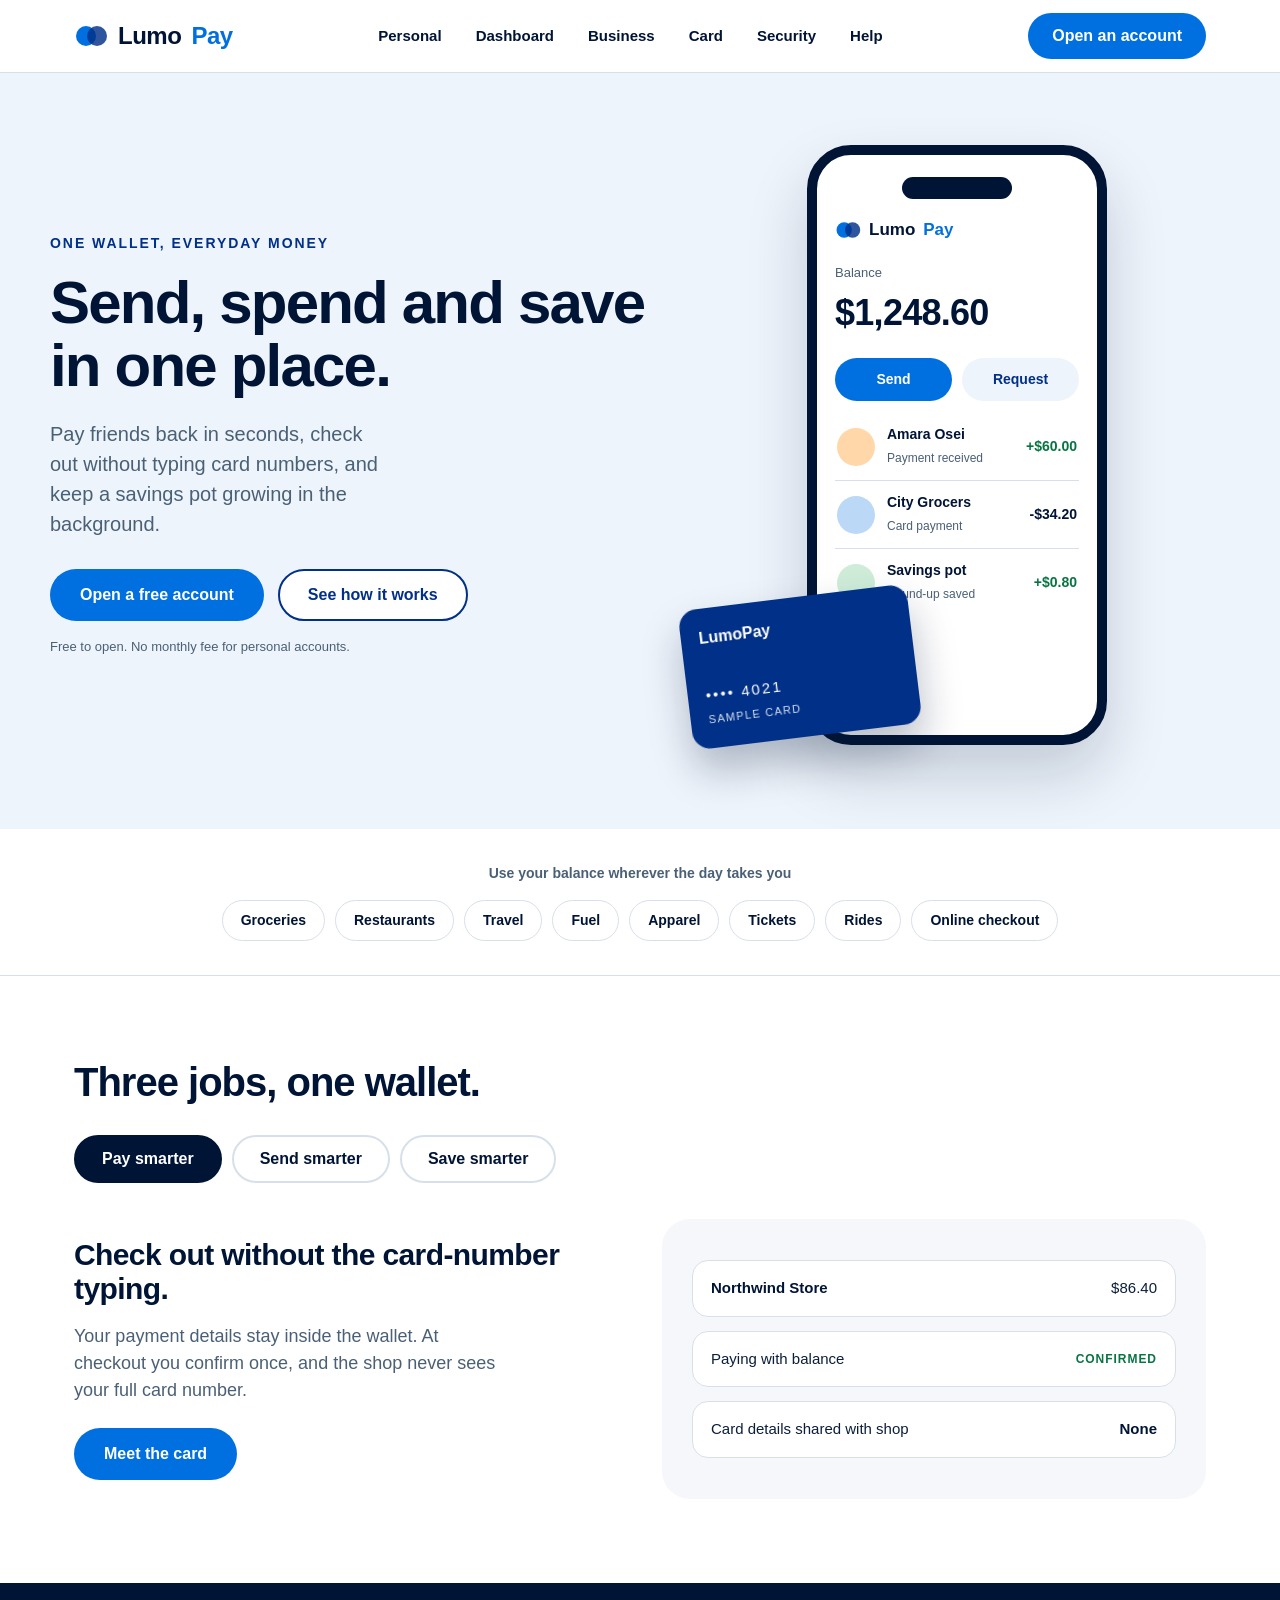
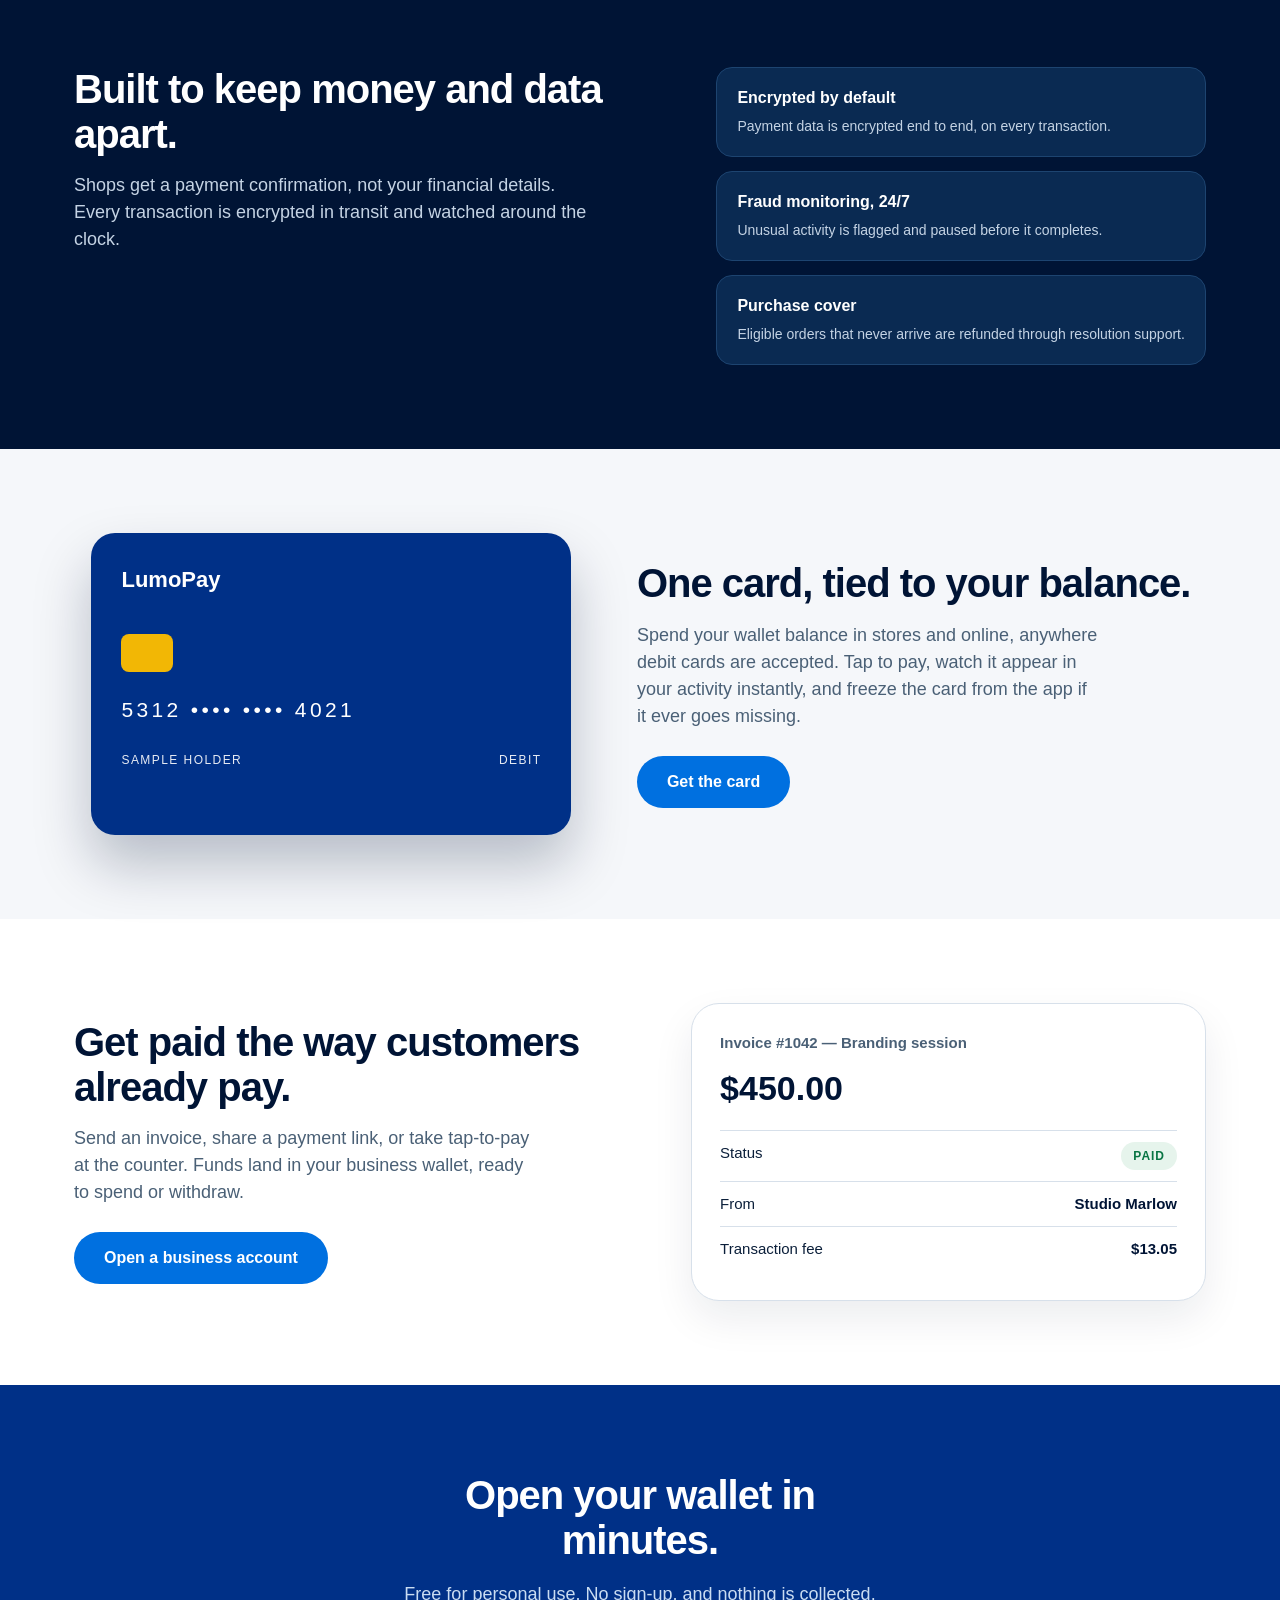
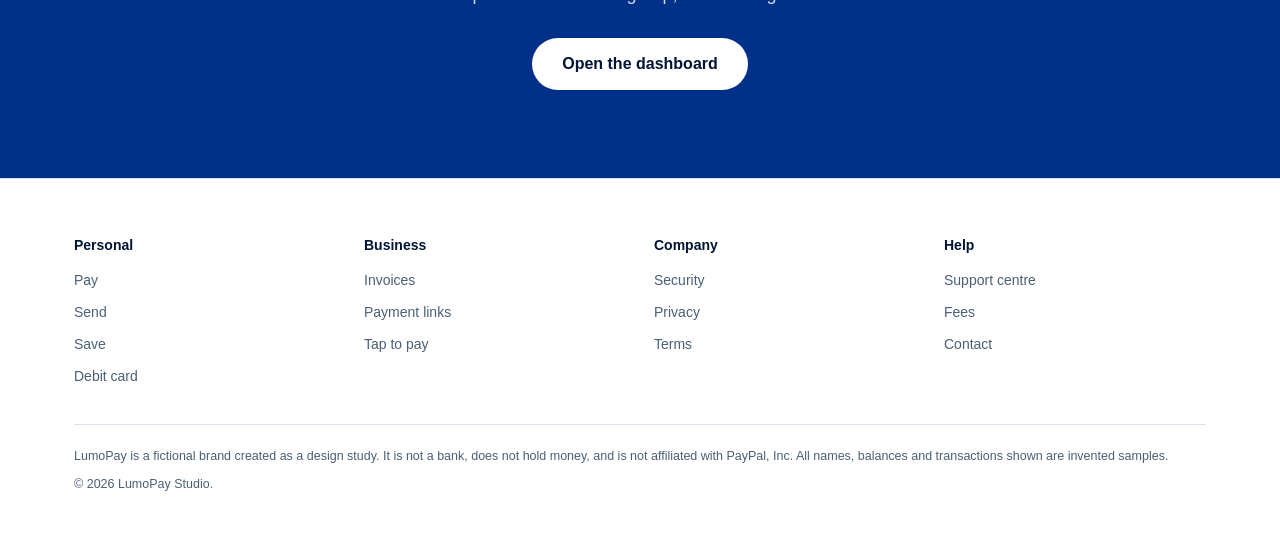
<file: index.html>
<!doctype html>
<html lang="en">
<head>
<meta charset="utf-8">
<meta name="viewport" content="width=device-width, initial-scale=1">
<title>LumoPay — Send, spend and save in one wallet</title>
<meta name="description" content="LumoPay is a fictional wallet design study. Send money, spend online and in stores, and set savings aside in one place.">
<link rel="canonical" href="https://lumopay.vercel.app/">
<link rel="icon" href="favicon.svg" type="image/svg+xml">
<meta property="og:title" content="LumoPay — one wallet for everyday money">
<meta property="og:description" content="Send, spend and save in one place. A fictional wallet design study.">
<meta property="og:type" content="website">
<meta property="og:url" content="https://lumopay.vercel.app/">
<style>
:root{
  --navy:#001435; --blue:#0070e0; --deep:#003087; --pale:#eef4fb; --mist:#f5f7fa;
  --ink:#0b1f3a; --mut:#4a6076; --line:#d7e0ea; --gold:#f2b705; --radius:28px;
}
*{box-sizing:border-box;margin:0;padding:0}
html{scroll-behavior:smooth}
body{font-family:"Helvetica Neue",Helvetica,Arial,sans-serif;color:var(--ink);background:#fff;line-height:1.5;-webkit-font-smoothing:antialiased}
a{color:var(--deep);text-decoration:none}
img,svg{display:block}
.wrap{max-width:1180px;margin:0 auto;padding:0 24px}
.btn{display:inline-flex;align-items:center;justify-content:center;min-height:48px;padding:12px 28px;border-radius:999px;font-weight:700;font-size:16px;border:2px solid transparent;cursor:pointer;transition:background .18s ease,color .18s ease}
.btn-blue{background:var(--blue);color:#fff}
.btn-blue:hover{background:var(--deep)}
.btn-ghost{background:#fff;border-color:var(--deep);color:var(--deep)}
.btn-ghost:hover{background:var(--pale)}
.btn-white{background:#fff;color:var(--navy)}
:focus-visible{outline:3px solid var(--gold);outline-offset:2px}

/* Header — white bar, mark left, centred nav, one action right. No login. */
header{position:sticky;top:0;z-index:50;background:#fff;border-bottom:1px solid var(--line)}
.bar{display:flex;align-items:center;gap:28px;min-height:72px}
.brand{display:flex;align-items:center;gap:10px;font-size:24px;font-weight:800;color:var(--navy);letter-spacing:-.02em}
.brand em{font-style:normal;color:var(--blue)}
nav.main{display:flex;gap:6px;margin:0 auto}
nav.main a{color:var(--navy);font-weight:600;font-size:15px;padding:10px 14px;border-radius:999px}
nav.main a:hover{background:var(--mist)}
.bar .btn{min-height:44px;padding:9px 22px}
.burger{display:none;background:none;border:0;width:44px;height:44px;cursor:pointer}
.burger span{display:block;height:3px;background:var(--navy);margin:6px 8px;border-radius:2px}

/* Hero — pale field, product in action */
.hero{background:var(--pale);overflow:hidden}
.hero-grid{display:grid;grid-template-columns:1.05fr .95fr;gap:32px;align-items:center;padding:72px 0 84px}
.eyebrow{font-size:14px;font-weight:800;letter-spacing:.14em;text-transform:uppercase;color:var(--deep);margin-bottom:18px}
h1{font-size:60px;line-height:1.04;letter-spacing:-.03em;color:var(--navy);font-weight:800}
.hero p.lede{font-size:20px;color:var(--mut);margin:22px 0 30px;max-width:30ch}
.cta-row{display:flex;gap:14px;flex-wrap:wrap}
.hero-note{font-size:13px;color:var(--mut);margin-top:16px}
.stage{position:relative;display:flex;justify-content:center}
.phone{width:300px;height:600px;background:#fff;border-radius:44px;border:10px solid var(--navy);box-shadow:0 30px 60px rgba(0,20,53,.18);padding:22px 18px;will-change:transform}
.phone .notch{width:110px;height:22px;background:var(--navy);border-radius:999px;margin:0 auto 18px}
.p-brand{display:flex;align-items:center;gap:8px;font-weight:800;color:var(--navy);font-size:17px}
.p-brand em{font-style:normal;color:var(--blue)}
.p-bal{margin:20px 0 4px;font-size:13px;color:var(--mut)}
.p-amt{font-size:36px;font-weight:800;color:var(--navy);letter-spacing:-.02em}
.p-actions{display:flex;gap:10px;margin:18px 0 8px}
.p-actions span{flex:1;text-align:center;background:var(--blue);color:#fff;font-weight:700;font-size:14px;padding:11px 0;border-radius:999px}
.p-actions span.alt{background:var(--pale);color:var(--deep)}
.p-list{list-style:none;margin-top:12px}
.p-list li{display:flex;align-items:center;gap:12px;padding:11px 2px;border-bottom:1px solid var(--line)}
.p-list li:last-child{border-bottom:0}
.avatar{width:38px;height:38px;border-radius:50%;flex:none}
.p-list b{font-size:14px;color:var(--navy);display:block}
.p-list small{font-size:12px;color:var(--mut)}
.p-list .amt{margin-left:auto;font-weight:700;font-size:14px;color:var(--navy)}
.p-list .amt.in{color:#087443}
.card-mini{position:absolute;left:0;bottom:8px;width:230px;height:140px;border-radius:18px;background:var(--deep);color:#fff;padding:18px;box-shadow:0 22px 40px rgba(0,20,53,.28);transform:rotate(-7deg)}
.card-mini .cm-brand{font-weight:800;font-size:16px}
.card-mini .cm-num{margin-top:34px;font-size:15px;letter-spacing:.14em}
.card-mini .cm-name{font-size:11px;letter-spacing:.12em;text-transform:uppercase;opacity:.85;margin-top:4px}

/* Category strip */
.strip{padding:34px 0;border-bottom:1px solid var(--line)}
.strip p{font-size:14px;font-weight:700;color:var(--mut);text-align:center;margin-bottom:16px}
.chips{display:flex;flex-wrap:wrap;gap:10px;justify-content:center;list-style:none}
.chips li{border:1px solid var(--line);border-radius:999px;padding:9px 18px;font-weight:600;font-size:14px;color:var(--navy);background:#fff}

/* Tabs — pay / send / save */
.tabs-sec{padding:84px 0}
h2{font-size:40px;line-height:1.12;letter-spacing:-.025em;color:var(--navy);font-weight:800}
.tabs{display:flex;gap:10px;margin:30px 0 36px;flex-wrap:wrap}
.tab{border:2px solid var(--line);background:#fff;border-radius:999px;min-height:48px;padding:10px 26px;font-size:16px;font-weight:700;color:var(--navy);cursor:pointer}
.tab[aria-selected="true"]{background:var(--navy);border-color:var(--navy);color:#fff}
.panel{display:grid;grid-template-columns:1fr 1fr;gap:44px;align-items:center}
.panel[hidden]{display:none}
.panel p{font-size:18px;color:var(--mut);margin:16px 0 24px;max-width:44ch}
.panel h3{font-size:30px;color:var(--navy);letter-spacing:-.02em;line-height:1.15}
.visual{border-radius:var(--radius);background:var(--mist);padding:30px;min-height:280px;display:flex;flex-direction:column;justify-content:center;gap:14px}
.visual .row{background:#fff;border:1px solid var(--line);border-radius:16px;padding:16px 18px;display:flex;justify-content:space-between;align-items:center;font-size:15px}
.visual .row b{color:var(--navy)}
.visual .row .tag{font-size:12px;font-weight:800;letter-spacing:.08em;color:#087443;text-transform:uppercase}

/* Dark security band */
.dark{background:var(--navy);color:#fff;padding:84px 0}
.dark h2{color:#fff}
.dark p{color:#c4d3e4;font-size:18px;max-width:52ch;margin-top:16px}
.dark-grid{display:grid;grid-template-columns:1.1fr .9fr;gap:44px;align-items:start}
.facts{list-style:none;display:grid;gap:14px}
.facts li{background:#0a2a52;border:1px solid #1d4470;border-radius:16px;padding:18px 20px}
.facts b{display:block;font-size:16px;margin-bottom:4px}
.facts span{color:#c4d3e4;font-size:14px}

/* Card section */
.card-sec{padding:84px 0;background:var(--mist)}
.card-grid{display:grid;grid-template-columns:.95fr 1.05fr;gap:48px;align-items:center}
.big-card{width:100%;max-width:480px;aspect-ratio:1.586;border-radius:24px;background:var(--deep);color:#fff;padding:30px;box-shadow:0 30px 55px rgba(0,20,53,.25);margin:0 auto}
.big-card .cm-brand{font-size:22px;font-weight:800}
.big-card .chip{width:52px;height:38px;border-radius:8px;background:var(--gold);margin:38px 0 22px}
.big-card .cm-num{font-size:21px;letter-spacing:.16em}
.big-card .cm-row{display:flex;justify-content:space-between;margin-top:26px;font-size:12px;letter-spacing:.12em;text-transform:uppercase;opacity:.9}
.card-copy p{font-size:18px;color:var(--mut);margin:16px 0 26px;max-width:46ch}

/* Business split */
.biz{padding:84px 0}
.biz-grid{display:grid;grid-template-columns:1.05fr .95fr;gap:48px;align-items:center}
.biz p{font-size:18px;color:var(--mut);margin:16px 0 26px;max-width:46ch}
.invoice{background:#fff;border:1px solid var(--line);border-radius:var(--radius);padding:28px;box-shadow:0 18px 40px rgba(0,20,53,.08)}
.invoice h4{font-size:15px;color:var(--mut);font-weight:700}
.invoice .inv-amt{font-size:34px;font-weight:800;color:var(--navy);margin:8px 0 16px}
.invoice .row{display:flex;justify-content:space-between;padding:11px 0;border-top:1px solid var(--line);font-size:15px}
.invoice .row b{color:var(--navy)}
.paid{display:inline-block;background:#e6f4ec;color:#087443;font-weight:800;font-size:12px;letter-spacing:.08em;padding:5px 12px;border-radius:999px;text-transform:uppercase}

/* Final CTA */
.final{background:var(--deep);color:#fff;text-align:center;padding:88px 0}
.final h2{color:#fff;max-width:22ch;margin:0 auto 18px}
.final p{color:#c9dcf2;font-size:18px;margin-bottom:30px}

/* Footer */
footer{background:#fff;border-top:1px solid var(--line);padding:56px 0 40px}
.f-grid{display:grid;grid-template-columns:repeat(4,1fr);gap:28px;margin-bottom:36px}
.f-grid h5{font-size:14px;color:var(--navy);margin-bottom:12px}
.f-grid ul{list-style:none;display:grid;gap:8px}
.f-grid a{color:var(--mut);font-size:14px}
.legal{font-size:12.5px;color:var(--mut);border-top:1px solid var(--line);padding-top:22px;display:grid;gap:10px}

@media (max-width:900px){
  nav.main{display:none}
  .burger{display:block;margin-left:auto}
  .bar .btn{display:none}
  .hero-grid,.panel,.dark-grid,.card-grid,.biz-grid{grid-template-columns:1fr}
  h1{font-size:42px}
  h2{font-size:32px}
  .hero-grid{padding:48px 0 60px}
  .card-mini{display:none}
  .f-grid{grid-template-columns:1fr 1fr}
}
@media (prefers-reduced-motion:reduce){
  html{scroll-behavior:auto}
  .phone{transform:none !important}
}
</style>
</head>
<body>
<header>
  <div class="wrap bar">
    <a class="brand" href="/" aria-label="LumoPay home">
      <svg width="34" height="26" viewBox="0 0 34 26" aria-hidden="true"><circle cx="12" cy="13" r="10" fill="#0070e0"/><circle cx="23" cy="13" r="10" fill="#003087" fill-opacity=".82"/></svg>
      Lumo<em>Pay</em>
    </a>
    <nav class="main" aria-label="Main">
      <a href="#personal">Personal</a>
      <a href="dashboard.html">Dashboard</a>
      <a href="#business">Business</a>
      <a href="#card">Card</a>
      <a href="#security">Security</a>
      <a href="#help">Help</a>
    </nav>
    <button class="burger" aria-label="Open menu" onclick="document.getElementById('mnav').style.display=document.getElementById('mnav').style.display==='block'?'none':'block'"><span></span><span></span><span></span></button>
    <a class="btn btn-blue" href="#get-started">Open an account</a>
  </div>
  <nav id="mnav" aria-label="Mobile" style="display:none;border-top:1px solid var(--line);padding:10px 24px 16px">
    <a href="#personal" style="display:block;padding:10px 0;font-weight:600;color:var(--navy)">Personal</a>
    <a href="#business" style="display:block;padding:10px 0;font-weight:600;color:var(--navy)">Business</a>
    <a href="#card" style="display:block;padding:10px 0;font-weight:600;color:var(--navy)">Card</a>
    <a href="#security" style="display:block;padding:10px 0;font-weight:600;color:var(--navy)">Security</a>
    <a href="#get-started" style="display:block;padding:10px 0;font-weight:700;color:var(--deep)">Open an account</a>
  </nav>
</header>

<main>
  <!-- Hero -->
  <section class="hero">
    <div class="wrap hero-grid">
      <div>
        <p class="eyebrow">One wallet, everyday money</p>
        <h1>Send, spend and save in one place.</h1>
        <p class="lede">Pay friends back in seconds, check out without typing card numbers, and keep a savings pot growing in the background.</p>
        <div class="cta-row">
          <a class="btn btn-blue" href="#get-started">Open a free account</a>
          <a class="btn btn-ghost" href="#personal">See how it works</a>
        </div>
        <p class="hero-note">Free to open. No monthly fee for personal accounts.</p>
      </div>
      <div class="stage" aria-hidden="true">
        <div class="phone" id="phone">
          <div class="notch"></div>
          <div class="p-brand"><svg width="26" height="20" viewBox="0 0 34 26"><circle cx="12" cy="13" r="10" fill="#0070e0"/><circle cx="23" cy="13" r="10" fill="#003087" fill-opacity=".82"/></svg>Lumo<em>Pay</em></div>
          <p class="p-bal">Balance</p>
          <p class="p-amt">$1,248.60</p>
          <div class="p-actions"><span>Send</span><span class="alt">Request</span></div>
          <ul class="p-list" id="plist">
            <li><span class="avatar" style="background:#ffd7a8"></span><span><b>Amara Osei</b><small>Payment received</small></span><span class="amt in">+$60.00</span></li>
            <li><span class="avatar" style="background:#bcd8f7"></span><span><b>City Grocers</b><small>Card payment</small></span><span class="amt">-$34.20</span></li>
            <li><span class="avatar" style="background:#cfecd9"></span><span><b>Savings pot</b><small>Round-up saved</small></span><span class="amt in">+$0.80</span></li>
          </ul>
        </div>
        <div class="card-mini">
          <p class="cm-brand">LumoPay</p>
          <p class="cm-num">•••• 4021</p>
          <p class="cm-name">Sample card</p>
        </div>
      </div>
    </div>
  </section>

  <!-- Category strip -->
  <section class="strip" aria-label="Ways to pay">
    <div class="wrap">
      <p>Use your balance wherever the day takes you</p>
      <ul class="chips">
        <li>Groceries</li><li>Restaurants</li><li>Travel</li><li>Fuel</li><li>Apparel</li><li>Tickets</li><li>Rides</li><li>Online checkout</li>
      </ul>
    </div>
  </section>

  <!-- Tabs -->
  <section class="tabs-sec" id="personal">
    <div class="wrap">
      <h2>Three jobs, one wallet.</h2>
      <div class="tabs" role="tablist" aria-label="Wallet features">
        <button class="tab" role="tab" aria-selected="true" data-tab="pay">Pay smarter</button>
        <button class="tab" role="tab" aria-selected="false" data-tab="send">Send smarter</button>
        <button class="tab" role="tab" aria-selected="false" data-tab="save">Save smarter</button>
      </div>

      <div class="panel" data-panel="pay">
        <div>
          <h3>Check out without the card-number typing.</h3>
          <p>Your payment details stay inside the wallet. At checkout you confirm once, and the shop never sees your full card number.</p>
          <a class="btn btn-blue" href="#card">Meet the card</a>
        </div>
        <div class="visual" aria-hidden="true">
          <div class="row"><b>Northwind Store</b><span>$86.40</span></div>
          <div class="row"><span>Paying with balance</span><span class="tag">Confirmed</span></div>
          <div class="row"><span>Card details shared with shop</span><b>None</b></div>
        </div>
      </div>

      <div class="panel" data-panel="send" hidden>
        <div>
          <h3>Money to a friend before the chat goes cold.</h3>
          <p>Pick a name, type an amount, done. Transfers between LumoPay wallets land instantly, day or night, with no fee for personal sends.</p>
          <a class="btn btn-blue" href="#get-started">Try sending</a>
        </div>
        <div class="visual" aria-hidden="true">
          <div class="row"><b>To: Amara Osei</b><span>$60.00</span></div>
          <div class="row"><span>Arrives</span><span class="tag">Instantly</span></div>
          <div class="row"><span>Fee</span><b>$0.00</b></div>
        </div>
      </div>

      <div class="panel" data-panel="save" hidden>
        <div>
          <h3>A savings pot that fills itself.</h3>
          <p>Round every card spend up to the nearest dollar and the spare change moves to your pot. Small amounts, no willpower required.</p>
          <a class="btn btn-blue" href="#get-started">Start a pot</a>
        </div>
        <div class="visual" aria-hidden="true">
          <div class="row"><b>Holiday pot</b><span>$212.45</span></div>
          <div class="row"><span>Saved this month</span><span class="tag">+$38.10</span></div>
          <div class="row"><span>Round-ups on</span><b>Yes</b></div>
        </div>
      </div>
    </div>
  </section>

  <!-- Security -->
  <section class="dark" id="security">
    <div class="wrap dark-grid">
      <div>
        <h2>Built to keep money and data apart.</h2>
        <p>Shops get a payment confirmation, not your financial details. Every transaction is encrypted in transit and watched around the clock.</p>
      </div>
      <ul class="facts">
        <li><b>Encrypted by default</b><span>Payment data is encrypted end to end, on every transaction.</span></li>
        <li><b>Fraud monitoring, 24/7</b><span>Unusual activity is flagged and paused before it completes.</span></li>
        <li><b>Purchase cover</b><span>Eligible orders that never arrive are refunded through resolution support.</span></li>
      </ul>
    </div>
  </section>

  <!-- Card -->
  <section class="card-sec" id="card">
    <div class="wrap card-grid">
      <div class="big-card" aria-label="Illustration of a sample LumoPay debit card">
        <p class="cm-brand">LumoPay</p>
        <div class="chip" aria-hidden="true"></div>
        <p class="cm-num">5312 •••• •••• 4021</p>
        <div class="cm-row"><span>Sample Holder</span><span>Debit</span></div>
      </div>
      <div class="card-copy">
        <h2>One card, tied to your balance.</h2>
        <p>Spend your wallet balance in stores and online, anywhere debit cards are accepted. Tap to pay, watch it appear in your activity instantly, and freeze the card from the app if it ever goes missing.</p>
        <a class="btn btn-blue" href="#get-started">Get the card</a>
      </div>
    </div>
  </section>

  <!-- Business -->
  <section class="biz" id="business">
    <div class="wrap biz-grid">
      <div>
        <h2>Get paid the way customers already pay.</h2>
        <p>Send an invoice, share a payment link, or take tap-to-pay at the counter. Funds land in your business wallet, ready to spend or withdraw.</p>
        <a class="btn btn-blue" href="#get-started">Open a business account</a>
      </div>
      <div class="invoice" aria-hidden="true">
        <h4>Invoice #1042 — Branding session</h4>
        <p class="inv-amt">$450.00</p>
        <div class="row"><span>Status</span><span class="paid">Paid</span></div>
        <div class="row"><span>From</span><b>Studio Marlow</b></div>
        <div class="row"><span>Transaction fee</span><b>$13.05</b></div>
      </div>
    </div>
  </section>

  <!-- Final CTA -->
  <section class="final" id="get-started">
    <div class="wrap">
      <h2>Open your wallet in minutes.</h2>
      <p>Free for personal use. No sign-up, and nothing is collected.</p>
      <a class="btn btn-white" href="dashboard.html">Open the dashboard</a>
    </div>
  </section>
</main>

<footer id="help">
  <div class="wrap">
    <div class="f-grid">
      <div><h5>Personal</h5><ul><li><a href="#personal">Pay</a></li><li><a href="#personal">Send</a></li><li><a href="#personal">Save</a></li><li><a href="#card">Debit card</a></li></ul></div>
      <div><h5>Business</h5><ul><li><a href="#business">Invoices</a></li><li><a href="#business">Payment links</a></li><li><a href="#business">Tap to pay</a></li></ul></div>
      <div><h5>Company</h5><ul><li><a href="#security">Security</a></li><li><a href="privacy.html">Privacy</a></li><li><a href="terms.html">Terms</a></li></ul></div>
      <div><h5>Help</h5><ul><li><a href="#help">Support centre</a></li><li><a href="#help">Fees</a></li><li><a href="#help">Contact</a></li></ul></div>
    </div>
    <div class="legal">
      <p>LumoPay is a fictional brand created as a design study. It is not a bank, does not hold money, and is not affiliated with PayPal, Inc. All names, balances and transactions shown are invented samples.</p>
      <p>© 2026 LumoPay Studio.</p>
    </div>
  </div>
</footer>

<script>
// Tabs
document.querySelectorAll('.tab').forEach(function(t){
  t.addEventListener('click', function(){
    document.querySelectorAll('.tab').forEach(function(x){x.setAttribute('aria-selected','false')});
    t.setAttribute('aria-selected','true');
    document.querySelectorAll('.panel').forEach(function(p){p.hidden = p.dataset.panel !== t.dataset.tab});
  });
});
// Signature scroll moment: phone lifts and tilts as the hero scrolls away.
(function(){
  var phone = document.getElementById('phone');
  if(!phone || window.matchMedia('(prefers-reduced-motion: reduce)').matches) return;
  var ticking = false;
  function update(){
    ticking = false;
    var y = Math.min(window.scrollY, 420);
    var p = y / 420;
    phone.style.transform = 'translateY(' + (-26 * p) + 'px) rotate(' + (2.2 * p) + 'deg)';
  }
  window.addEventListener('scroll', function(){
    if(!ticking){ ticking = true; requestAnimationFrame(update); }
  }, {passive:true});
  update();
})();
</script>
</body>
</html>
</file>
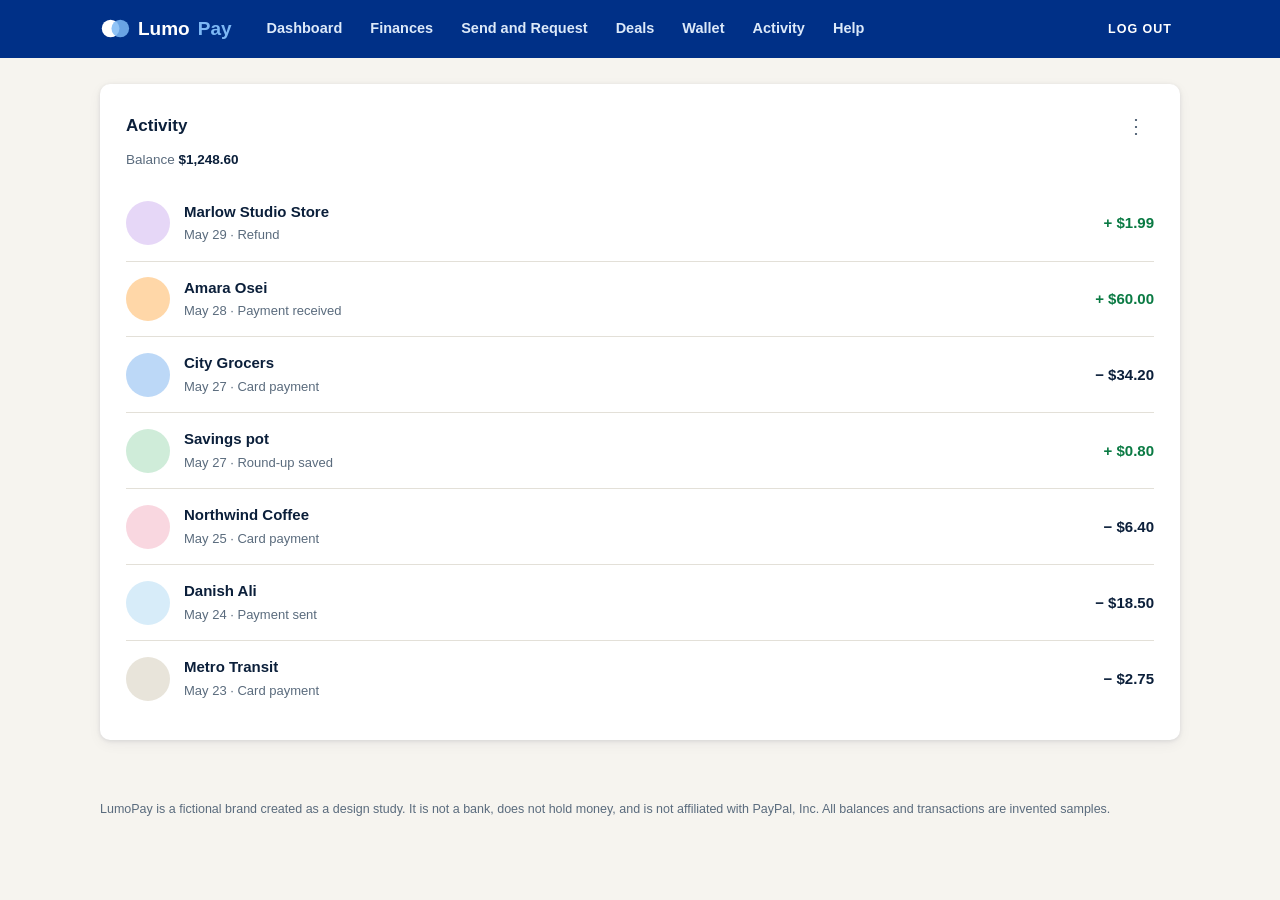
<file: activity.html>
<!doctype html>
<html lang="en">
<head>
<meta charset="utf-8">
<meta name="viewport" content="width=device-width, initial-scale=1">
<title>Activity — LumoPay</title>
<meta name="description" content="LumoPay activity. Fictional wallet, sample data only.">
<link rel="icon" href="favicon.svg" type="image/svg+xml">
<link rel="stylesheet" href="dash.css">
</head>
<body>
<header class="topbar">
  <div class="topbar-in">
    <a class="tbrand" href="dashboard.html" aria-label="LumoPay dashboard">
      <svg width="30" height="23" viewBox="0 0 34 26" aria-hidden="true"><circle cx="12" cy="13" r="10" fill="#ffffff"/><circle cx="23" cy="13" r="10" fill="#7db8f5" fill-opacity=".85"/></svg>
      Lumo<em>Pay</em>
    </a>
    <nav class="tnav" aria-label="Dashboard">
      <a href="dashboard.html">Dashboard</a>
      <a href="activity.html">Finances</a>
      <a href="send.html">Send and Request</a>
      <a href="dashboard.html#deals">Deals</a>
      <a href="wallet.html">Wallet</a>
      <a href="activity.html">Activity</a>
      <a href="index.html#help">Help</a>
    </nav>
    <div class="tright"><a class="exit" href="index.html">LOG OUT</a></div>
  </div>
</header>

<main class="page">
  <section class="card" aria-label="All activity">
    <div class="row-head"><h2>Activity</h2><button class="kebab" aria-label="Activity options">&#8942;</button></div>
    <p class="bal-sub" style="margin-top:6px">Balance <b style="color:var(--ink)" data-balance>$1,248.60</b></p>
    <ul class="act">
      <li><span class="act-ic" style="background:#e6d7f7"></span><span><b>Marlow Studio Store</b><small>May 29 &middot; Refund</small></span><span class="amt in">+ $1.99</span></li>
      <li><span class="act-ic" style="background:#ffd7a8"></span><span><b>Amara Osei</b><small>May 28 &middot; Payment received</small></span><span class="amt in">+ $60.00</span></li>
      <li><span class="act-ic" style="background:#bcd8f7"></span><span><b>City Grocers</b><small>May 27 &middot; Card payment</small></span><span class="amt">&minus; $34.20</span></li>
      <li><span class="act-ic" style="background:#cfecd9"></span><span><b>Savings pot</b><small>May 27 &middot; Round-up saved</small></span><span class="amt in">+ $0.80</span></li>
      <li><span class="act-ic" style="background:#f9d7e0"></span><span><b>Northwind Coffee</b><small>May 25 &middot; Card payment</small></span><span class="amt">&minus; $6.40</span></li>
      <li><span class="act-ic" style="background:#d7ecf9"></span><span><b>Danish Ali</b><small>May 24 &middot; Payment sent</small></span><span class="amt">&minus; $18.50</span></li>
      <li><span class="act-ic" style="background:#e8e4da"></span><span><b>Metro Transit</b><small>May 23 &middot; Card payment</small></span><span class="amt">&minus; $2.75</span></li>
    </ul>
  </section>
</main>

<footer class="dash">LumoPay is a fictional brand created as a design study. It is not a bank, does not hold money, and is not affiliated with PayPal, Inc. All balances and transactions are invented samples.</footer>
<script src="dash.js"></script>
</body>
</html>
</file>
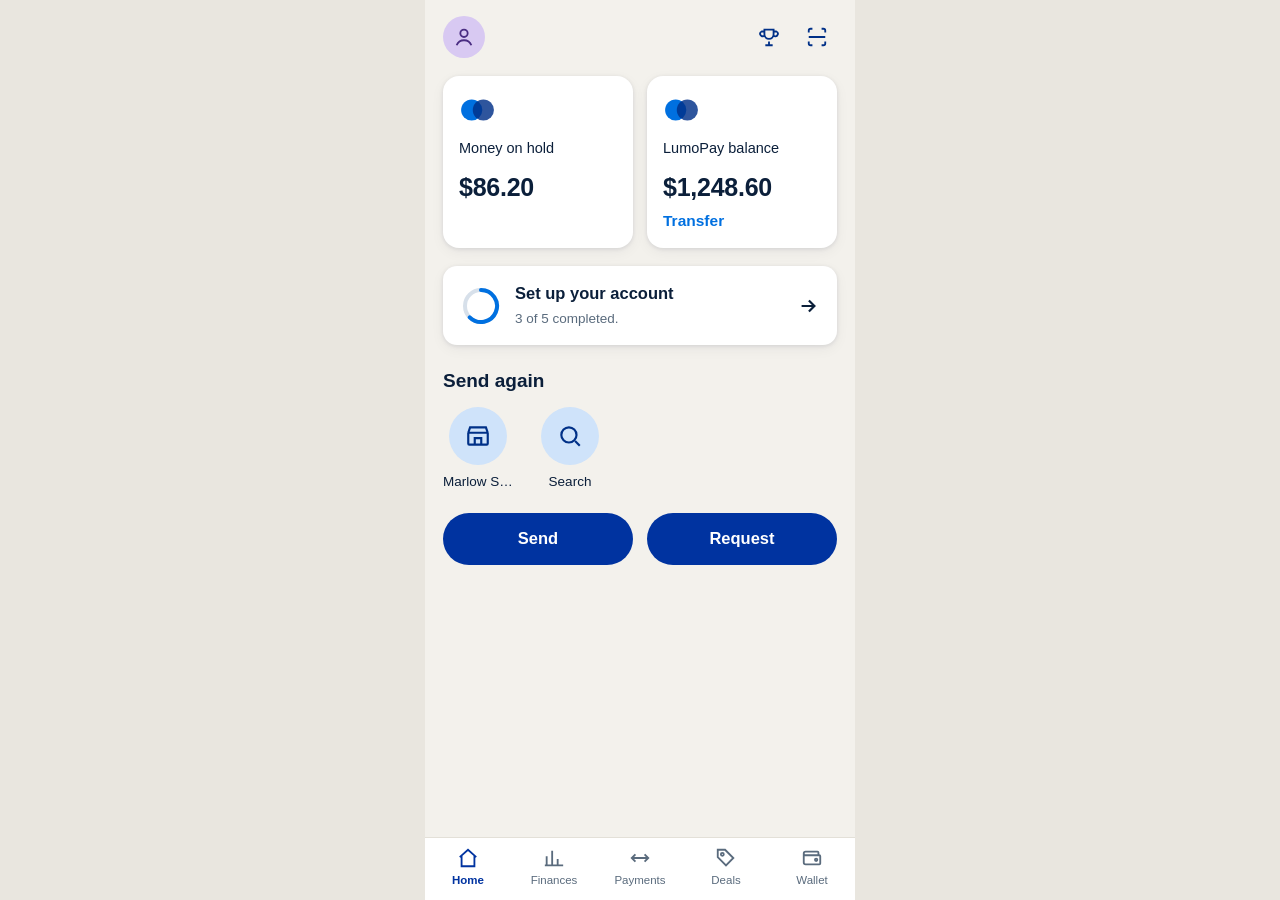
<file: app.html>
<!doctype html>
<html lang="en">
<head>
<meta charset="utf-8">
<meta name="viewport" content="width=device-width, initial-scale=1">
<title>App — LumoPay</title>
<meta name="description" content="LumoPay mobile app screen. Fictional wallet, sample data only.">
<link rel="icon" href="favicon.svg" type="image/svg+xml">
<link rel="stylesheet" href="dash.css">
</head>
<body style="background:#e9e6df">
<div class="app-shell">
  <div class="app-top">
    <span class="avatar-c" aria-label="Profile"><svg width="22" height="22" viewBox="0 0 24 24" fill="none" stroke="#4a2d82" stroke-width="2" aria-hidden="true"><circle cx="12" cy="8" r="4"/><path d="M4 21c1.5-4 5-5.5 8-5.5s6.5 1.5 8 5.5"/></svg></span>
    <span class="sp">
      <button class="app-ic" aria-label="Rewards"><svg width="22" height="22" viewBox="0 0 24 24" fill="none" stroke="currentColor" stroke-width="2" aria-hidden="true"><path d="M8 21h8M12 17v4M7 4h10v5a5 5 0 0 1-10 0zM7 6H4a2 2 0 0 0 2 5h1M17 6h3a2 2 0 0 1-2 5h-1"/></svg></button>
      <button class="app-ic" aria-label="Scan to pay"><svg width="22" height="22" viewBox="0 0 24 24" fill="none" stroke="currentColor" stroke-width="2" aria-hidden="true"><path d="M3 7V5a2 2 0 0 1 2-2h2M17 3h2a2 2 0 0 1 2 2v2M21 17v2a2 2 0 0 1-2 2h-2M7 21H5a2 2 0 0 1-2-2v-2M3 12h18"/></svg></button>
    </span>
  </div>

  
  <div class="tiles">
    <div class="tile">
      <svg class="t-ic" width="36" height="28" viewBox="0 0 34 26" aria-hidden="true"><circle cx="12" cy="13" r="10" fill="#0070e0"/><circle cx="23" cy="13" r="10" fill="#003087" fill-opacity=".82"/></svg>
      <p>Money on hold</p>
      <p class="t-amt">$86.20</p>
    </div>
    <div class="tile">
      <svg class="t-ic" width="36" height="28" viewBox="0 0 34 26" aria-hidden="true"><circle cx="12" cy="13" r="10" fill="#0070e0"/><circle cx="23" cy="13" r="10" fill="#003087" fill-opacity=".82"/></svg>
      <p>LumoPay balance</p>
      <p class="t-amt" data-balance>$1,248.60</p>
      <a class="t-link" href="wallet.html">Transfer</a>
    </div>
  </div>

  <a class="setup" href="app.html" aria-label="Account setup, 3 of 5 completed">
    <svg width="40" height="40" viewBox="0 0 40 40" aria-hidden="true"><circle cx="20" cy="20" r="16" fill="none" stroke="#d7e0ea" stroke-width="4"/><path d="M20 4a16 16 0 1 1-11.3 27.3" fill="none" stroke="#0070e0" stroke-width="4" stroke-linecap="round"/></svg>
    <span><b>Set up your account</b><small>3 of 5 completed.</small></span>
    <svg class="arr" width="22" height="22" viewBox="0 0 24 24" fill="none" stroke="currentColor" stroke-width="2.4" aria-hidden="true"><path d="M5 12h14M13 6l6 6-6 6"/></svg>
  </a>

  <h2 class="app-h">Send again</h2>
  <div class="again-app">
    <a href="send.html"><span class="circ"><svg width="26" height="26" viewBox="0 0 24 24" fill="none" stroke="#003087" stroke-width="2" aria-hidden="true"><path d="M3 9l1.7-5h14.6L21 9M3 9h18M3 9v10a1 1 0 0 0 1 1h16a1 1 0 0 0 1-1V9M9 20v-6h6v6"/></svg></span>Marlow S…</a>
    <a href="send.html"><span class="circ"><svg width="26" height="26" viewBox="0 0 24 24" fill="none" stroke="#003087" stroke-width="2" aria-hidden="true"><circle cx="11" cy="11" r="7"/><path d="M21 21l-4.3-4.3"/></svg></span>Search</a>
  </div>

  <div class="send-row">
    <a href="send.html">Send</a>
    <a href="send.html">Request</a>
  </div>

  <nav class="bottom-nav" aria-label="App">
    <a href="app.html" class="active"><svg width="22" height="22" viewBox="0 0 24 24" fill="none" stroke="currentColor" stroke-width="2" aria-hidden="true"><path d="M3 11l9-8 9 8M5 9.5V21h14V9.5"/></svg>Home</a>
    <a href="activity.html"><svg width="22" height="22" viewBox="0 0 24 24" fill="none" stroke="currentColor" stroke-width="2" aria-hidden="true"><path d="M4 20V10M10 20V4M16 20v-7M22 20H2"/></svg>Finances</a>
    <a href="send.html"><svg width="22" height="22" viewBox="0 0 24 24" fill="none" stroke="currentColor" stroke-width="2" aria-hidden="true"><path d="M7 8l-4 4 4 4M3 12h13M17 8l4 4-4 4M21 12H8"/></svg>Payments</a>
    <a href="dashboard.html#deals"><svg width="22" height="22" viewBox="0 0 24 24" fill="none" stroke="currentColor" stroke-width="2" aria-hidden="true"><path d="M3 3h8l9 9-8 8-9-9z"/><circle cx="8" cy="8" r="1.6"/></svg>Deals</a>
    <a href="wallet.html"><svg width="22" height="22" viewBox="0 0 24 24" fill="none" stroke="currentColor" stroke-width="2" aria-hidden="true"><path d="M3 7a2 2 0 0 1 2-2h13a1 1 0 0 1 1 1v2M3 7v10a2 2 0 0 0 2 2h15a1 1 0 0 0 1-1v-8a1 1 0 0 0-1-1H5a2 2 0 0 1-2-2z"/><circle cx="16.5" cy="14" r="1.3"/></svg>Wallet</a>
  </nav>
</div>
<script src="dash.js"></script>
</body>
</html>
</file>
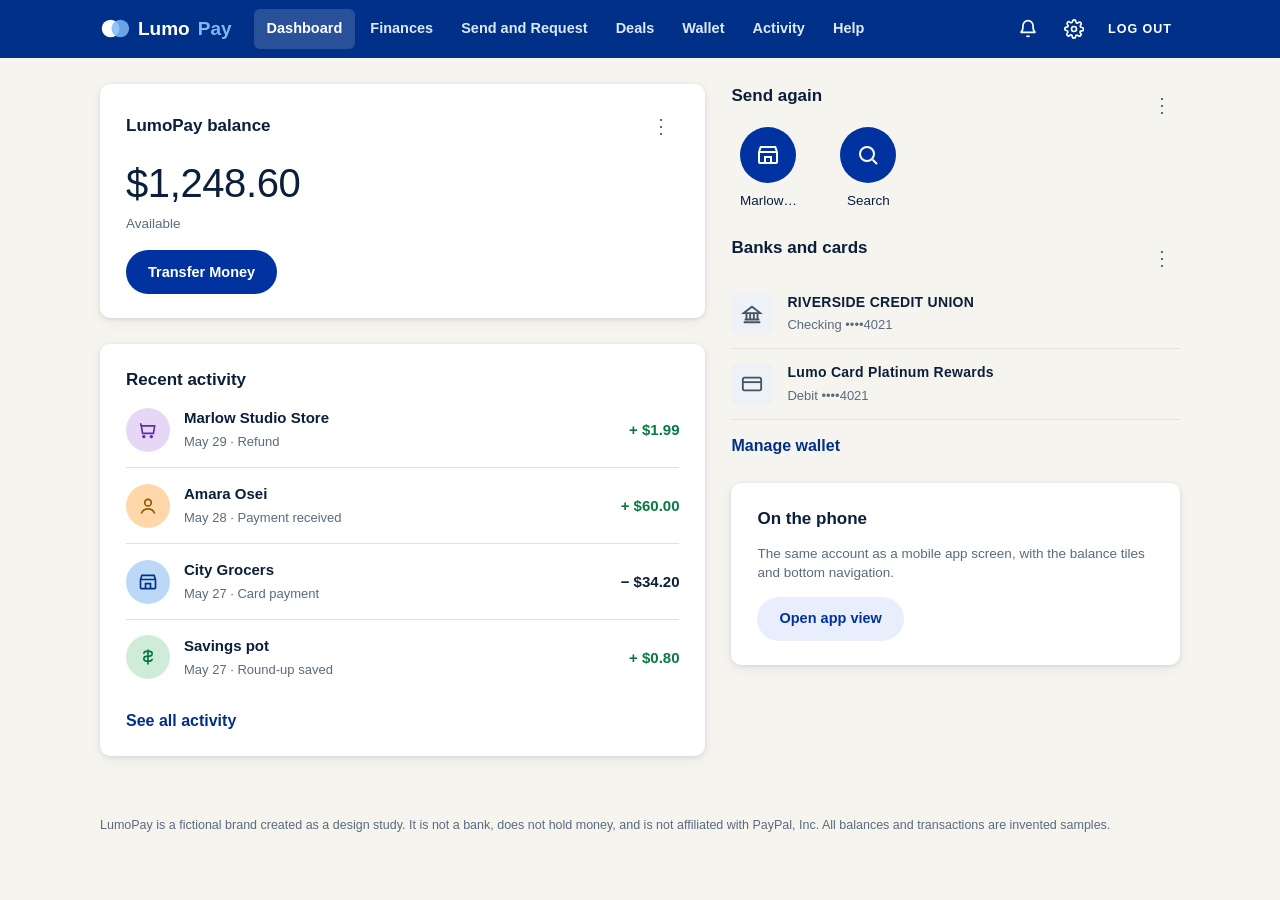
<file: dashboard.html>
<!doctype html>
<html lang="en">
<head>
<meta charset="utf-8">
<meta name="viewport" content="width=device-width, initial-scale=1">
<title>Dashboard — LumoPay</title>
<meta name="description" content="LumoPay dashboard. Fictional wallet, sample data only.">
<link rel="icon" href="favicon.svg" type="image/svg+xml">
<link rel="stylesheet" href="dash.css">
</head>
<body>
<header class="topbar">
  <div class="topbar-in">
    <a class="tbrand" href="dashboard.html" aria-label="LumoPay dashboard">
      <svg width="30" height="23" viewBox="0 0 34 26" aria-hidden="true"><circle cx="12" cy="13" r="10" fill="#ffffff"/><circle cx="23" cy="13" r="10" fill="#7db8f5" fill-opacity=".85"/></svg>
      Lumo<em>Pay</em>
    </a>
    <nav class="tnav" aria-label="Dashboard">
      <a href="dashboard.html" class="active">Dashboard</a>
      <a href="activity.html">Finances</a>
      <a href="send.html">Send and Request</a>
      <a href="dashboard.html#deals">Deals</a>
      <a href="wallet.html">Wallet</a>
      <a href="activity.html">Activity</a>
      <a href="index.html#help">Help</a>
    </nav>
    <div class="tright">
      <button class="ticon" aria-label="Notifications"><svg width="20" height="20" viewBox="0 0 24 24" fill="none" stroke="currentColor" stroke-width="2" aria-hidden="true"><path d="M18 8a6 6 0 1 0-12 0c0 7-3 8-3 8h18s-3-1-3-8"/><path d="M13.7 20a2 2 0 0 1-3.4 0"/></svg></button>
      <button class="ticon" aria-label="Settings"><svg width="20" height="20" viewBox="0 0 24 24" fill="none" stroke="currentColor" stroke-width="2" aria-hidden="true"><circle cx="12" cy="12" r="3"/><path d="M19.4 15a1.7 1.7 0 0 0 .3 1.9l.1.1a2 2 0 1 1-2.9 2.9l-.1-.1a1.7 1.7 0 0 0-1.9-.3 1.7 1.7 0 0 0-1 1.5V21a2 2 0 1 1-4 0v-.2a1.7 1.7 0 0 0-1-1.5 1.7 1.7 0 0 0-1.9.3l-.1.1a2 2 0 1 1-2.9-2.9l.1-.1a1.7 1.7 0 0 0 .3-1.9 1.7 1.7 0 0 0-1.5-1H3a2 2 0 1 1 0-4h.2a1.7 1.7 0 0 0 1.5-1 1.7 1.7 0 0 0-.3-1.9l-.1-.1a2 2 0 1 1 2.9-2.9l.1.1a1.7 1.7 0 0 0 1.9.3h0a1.7 1.7 0 0 0 1-1.5V3a2 2 0 1 1 4 0v.2a1.7 1.7 0 0 0 1 1.5h0a1.7 1.7 0 0 0 1.9-.3l.1-.1a2 2 0 1 1 2.9 2.9l-.1.1a1.7 1.7 0 0 0-.3 1.9v0a1.7 1.7 0 0 0 1.5 1h.2a2 2 0 1 1 0 4h-.2a1.7 1.7 0 0 0-1.5 1z"/></svg></button>
      <a class="exit" href="index.html">LOG OUT</a>
    </div>
  </div>
</header>


<main class="page">
  <div class="grid">
    <div class="col">
      <section class="card" aria-label="Balance">
        <div class="row-head">
          <h2>LumoPay balance</h2>
          <button class="kebab" aria-label="Balance options">⋮</button>
        </div>
        <p class="bal-amt" data-balance>$1,248.60</p>
        <p class="bal-sub">Available</p>
        <button class="pill-btn" type="button">Transfer Money</button>
      </section>

      <section class="card" aria-label="Recent activity">
        <div class="row-head"><h2>Recent activity</h2></div>
        <ul class="act">
          <li>
            <span class="act-ic" style="background:#e6d7f7"><svg width="20" height="20" viewBox="0 0 24 24" fill="none" stroke="#5b2ea6" stroke-width="2" aria-hidden="true"><path d="M4 7h16l-1.5 9h-13z"/><path d="M4 7l-1-3M8 20a1 1 0 1 0 0 .01M17 20a1 1 0 1 0 0 .01"/></svg></span>
            <span><b>Marlow Studio Store</b><small>May 29 · Refund</small></span>
            <span class="amt in">+ $1.99</span>
          </li>
          <li>
            <span class="act-ic" style="background:#ffd7a8"><svg width="20" height="20" viewBox="0 0 24 24" fill="none" stroke="#8a5a00" stroke-width="2" aria-hidden="true"><circle cx="12" cy="8" r="4"/><path d="M4 21c1.5-4 5-5.5 8-5.5s6.5 1.5 8 5.5"/></svg></span>
            <span><b>Amara Osei</b><small>May 28 · Payment received</small></span>
            <span class="amt in">+ $60.00</span>
          </li>
          <li>
            <span class="act-ic" style="background:#bcd8f7"><svg width="20" height="20" viewBox="0 0 24 24" fill="none" stroke="#003087" stroke-width="2" aria-hidden="true"><path d="M3 9l1.7-5h14.6L21 9M3 9h18M3 9v10a1 1 0 0 0 1 1h16a1 1 0 0 0 1-1V9M9 20v-6h6v6"/></svg></span>
            <span><b>City Grocers</b><small>May 27 · Card payment</small></span>
            <span class="amt">− $34.20</span>
          </li>
          <li>
            <span class="act-ic" style="background:#cfecd9"><svg width="20" height="20" viewBox="0 0 24 24" fill="none" stroke="#087443" stroke-width="2" aria-hidden="true"><path d="M12 3v18M7 8c0-2 2.2-3 5-3s5 1 5 3-2 3-5 3-5 1-5 3 2.2 3 5 3 5-1 5-3"/></svg></span>
            <span><b>Savings pot</b><small>May 27 · Round-up saved</small></span>
            <span class="amt in">+ $0.80</span>
          </li>
        </ul>
        <p style="margin-top:14px"><a href="activity.html" style="font-weight:700">See all activity</a></p>
      </section>
    </div>

    <div class="col">
      <section class="side" aria-label="Send again">
        <div class="row-head"><h2>Send again</h2><button class="kebab" aria-label="Send again options">⋮</button></div>
        <div class="again">
          <a href="send.html"><span class="circ"><svg width="24" height="24" viewBox="0 0 24 24" fill="none" stroke="#ffffff" stroke-width="2" aria-hidden="true"><path d="M3 9l1.7-5h14.6L21 9M3 9h18M3 9v10a1 1 0 0 0 1 1h16a1 1 0 0 0 1-1V9M9 20v-6h6v6"/></svg></span>Marlow…</a>
          <a href="send.html"><span class="circ"><svg width="24" height="24" viewBox="0 0 24 24" fill="none" stroke="#ffffff" stroke-width="2" aria-hidden="true"><circle cx="11" cy="11" r="7"/><path d="M21 21l-4.3-4.3"/></svg></span>Search</a>
        </div>
      </section>

      <section class="side" id="deals" aria-label="Banks and cards">
        <div class="row-head"><h2>Banks and cards</h2><button class="kebab" aria-label="Banks and cards options">⋮</button></div>
        <div class="bank-row">
          <span class="bank-ic"><svg width="22" height="22" viewBox="0 0 24 24" fill="none" stroke="#425466" stroke-width="2" aria-hidden="true"><path d="M3 21h18M4 18h16M6 18v-7M10 18v-7M14 18v-7M18 18v-7M3 11l9-7 9 7z"/></svg></span>
          <span><b>RIVERSIDE CREDIT UNION</b><small>Checking ••••4021</small></span>
        </div>
        <div class="bank-row">
          <span class="bank-ic"><svg width="22" height="22" viewBox="0 0 24 24" fill="none" stroke="#425466" stroke-width="2" aria-hidden="true"><rect x="2" y="5" width="20" height="14" rx="2"/><path d="M2 10h20"/></svg></span>
          <span><b>Lumo Card Platinum Rewards</b><small>Debit ••••4021</small></span>
        </div>
        <p style="margin-top:14px"><a href="wallet.html" style="font-weight:700">Manage wallet</a></p>
      </section>

      <section class="card" aria-label="App view">
        <h2>On the phone</h2>
        <p class="note">The same account as a mobile app screen, with the balance tiles and bottom navigation.</p>
        <p style="margin-top:14px"><a class="pill-btn light" href="app.html">Open app view</a></p>
      </section>
    </div>
  </div>
</main>

<footer class="dash">LumoPay is a fictional brand created as a design study. It is not a bank, does not hold money, and is not affiliated with PayPal, Inc. All balances and transactions are invented samples.</footer>
<script src="dash.js"></script>
</body>
</html>
</file>
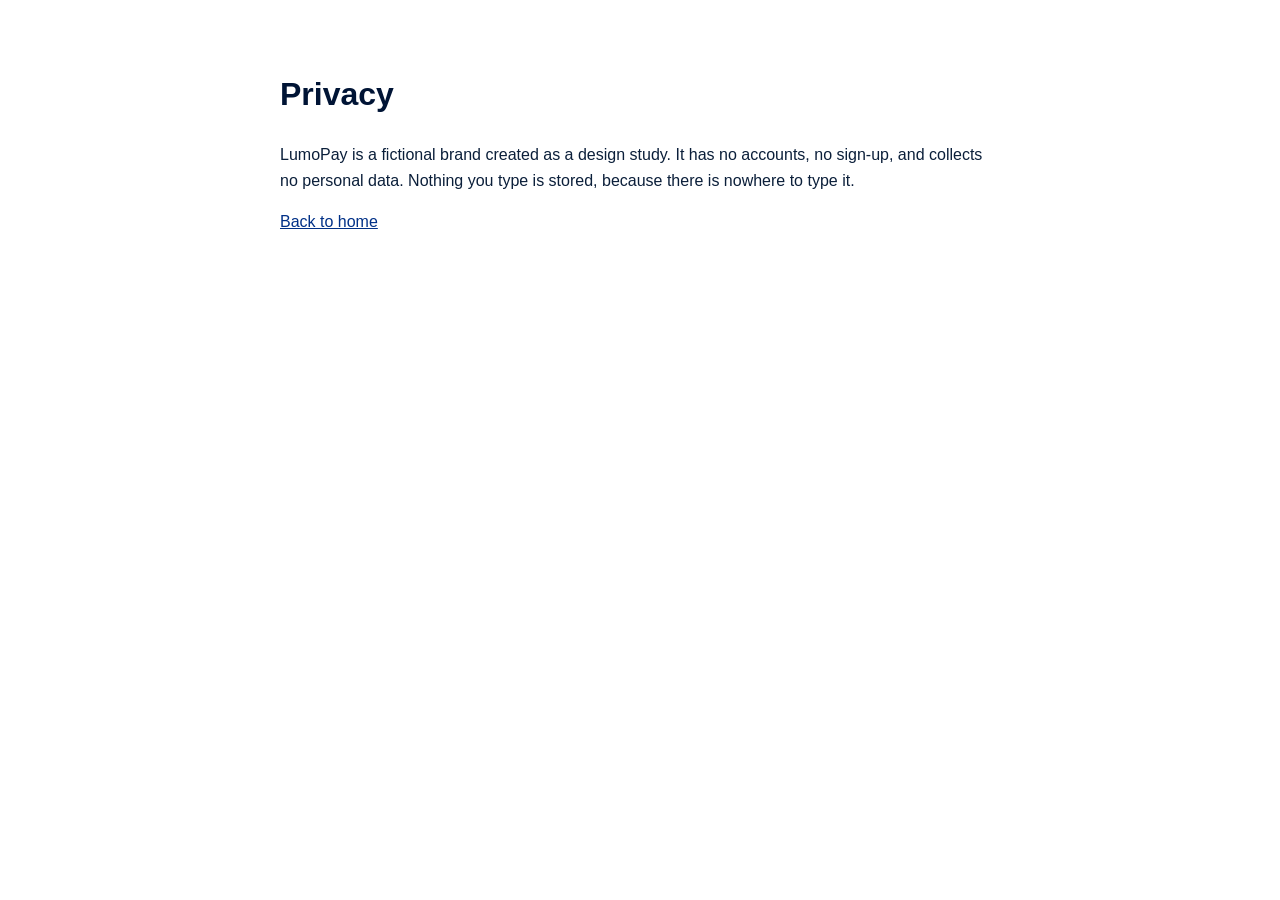
<file: privacy.html>
<!doctype html><html lang="en"><head><meta charset="utf-8"><meta name="viewport" content="width=device-width, initial-scale=1"><meta name="description" content="LumoPay is a fictional brand created as a design study. It has no accounts, no sign-up, and collects no personal data."><title>Privacy — LumoPay</title><link rel="icon" href="favicon.svg" type="image/svg+xml"><style>body{font-family:"Helvetica Neue",Arial,sans-serif;max-width:720px;margin:0 auto;padding:48px 24px;color:#0b1f3a;line-height:1.6}h1{color:#001435}a{color:#003087}</style></head><body><h1>Privacy</h1><p>LumoPay is a fictional brand created as a design study. It has no accounts, no sign-up, and collects no personal data. Nothing you type is stored, because there is nowhere to type it.</p><p><a href="/">Back to home</a></p></body></html>
</file>
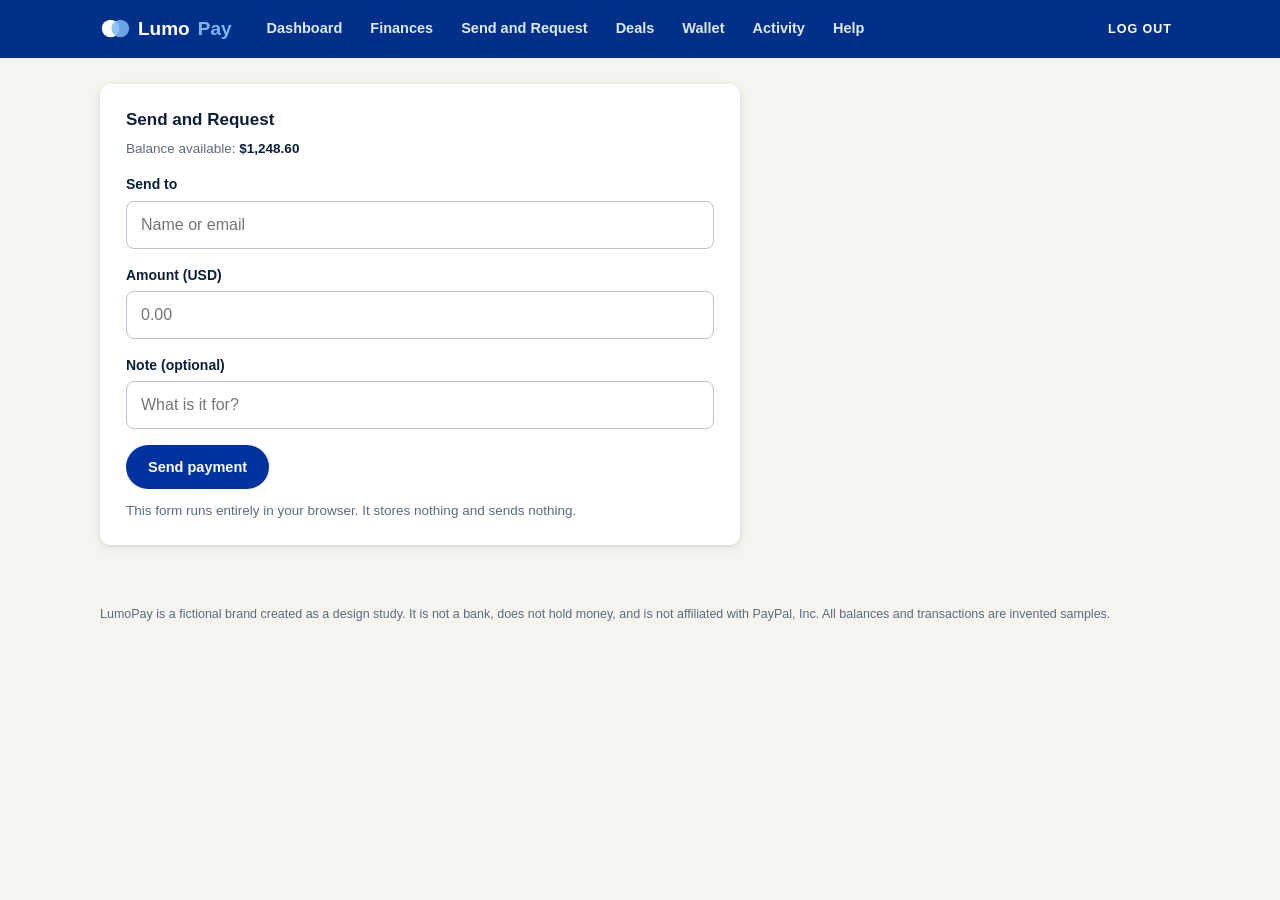
<file: send.html>
<!doctype html>
<html lang="en">
<head>
<meta charset="utf-8">
<meta name="viewport" content="width=device-width, initial-scale=1">
<title>Send and Request — LumoPay</title>
<meta name="description" content="LumoPay send and request. Fictional wallet, sample data only.">
<link rel="icon" href="favicon.svg" type="image/svg+xml">
<link rel="stylesheet" href="dash.css">
</head>
<body>
<header class="topbar">
  <div class="topbar-in">
    <a class="tbrand" href="dashboard.html" aria-label="LumoPay dashboard">
      <svg width="30" height="23" viewBox="0 0 34 26" aria-hidden="true"><circle cx="12" cy="13" r="10" fill="#ffffff"/><circle cx="23" cy="13" r="10" fill="#7db8f5" fill-opacity=".85"/></svg>
      Lumo<em>Pay</em>
    </a>
    <nav class="tnav" aria-label="Dashboard">
      <a href="dashboard.html">Dashboard</a>
      <a href="activity.html">Finances</a>
      <a href="send.html">Send and Request</a>
      <a href="dashboard.html#deals">Deals</a>
      <a href="wallet.html">Wallet</a>
      <a href="activity.html">Activity</a>
      <a href="index.html#help">Help</a>
    </nav>
    <div class="tright"><a class="exit" href="index.html">LOG OUT</a></div>
  </div>
</header>

<main class="page">
  <section class="card" aria-label="Send and request" style="max-width:640px">
    <div class="row-head"><h2>Send and Request</h2></div>
    <p class="bal-sub" style="margin-top:6px">Balance available: <b style="color:var(--ink)" data-balance>$1,248.60</b></p>
    <div class="ok" id="send-ok" hidden></div>
    <form id="send-form">
      <div class="field"><label for="send-to">Send to</label><input id="send-to" type="text" placeholder="Name or email" autocomplete="off" required></div>
      <div class="field"><label for="send-amount">Amount (USD)</label><input id="send-amount" type="number" min="0.01" step="0.01" placeholder="0.00" required></div>
      <div class="field"><label for="send-note">Note (optional)</label><input id="send-note" type="text" placeholder="What is it for?" autocomplete="off"></div>
      <button class="pill-btn" type="submit">Send payment</button>
    </form>
    <p class="note">This form runs entirely in your browser. It stores nothing and sends nothing.</p>
  </section>
</main>

<footer class="dash">LumoPay is a fictional brand created as a design study. It is not a bank, does not hold money, and is not affiliated with PayPal, Inc. All balances and transactions are invented samples.</footer>
<script src="dash.js"></script>
</body>
</html>
</file>
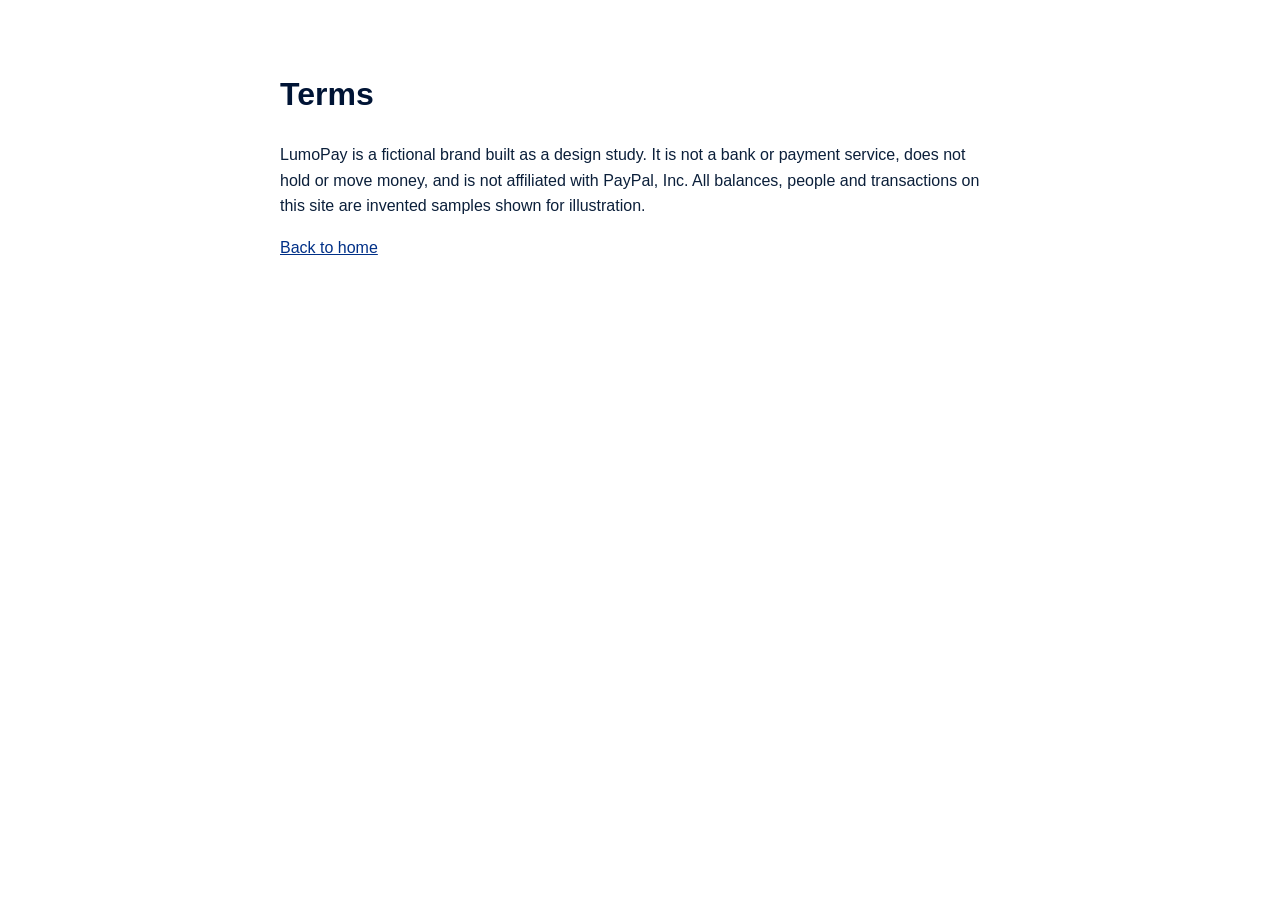
<file: terms.html>
<!doctype html><html lang="en"><head><meta charset="utf-8"><meta name="viewport" content="width=device-width, initial-scale=1"><meta name="description" content="LumoPay is a fictional brand built as a design study. It is not a bank or payment service and does not hold or move money."><title>Terms — LumoPay</title><link rel="icon" href="favicon.svg" type="image/svg+xml"><style>body{font-family:"Helvetica Neue",Arial,sans-serif;max-width:720px;margin:0 auto;padding:48px 24px;color:#0b1f3a;line-height:1.6}h1{color:#001435}a{color:#003087}</style></head><body><h1>Terms</h1><p>LumoPay is a fictional brand built as a design study. It is not a bank or payment service, does not hold or move money, and is not affiliated with PayPal, Inc. All balances, people and transactions on this site are invented samples shown for illustration.</p><p><a href="/">Back to home</a></p></body></html>
</file>
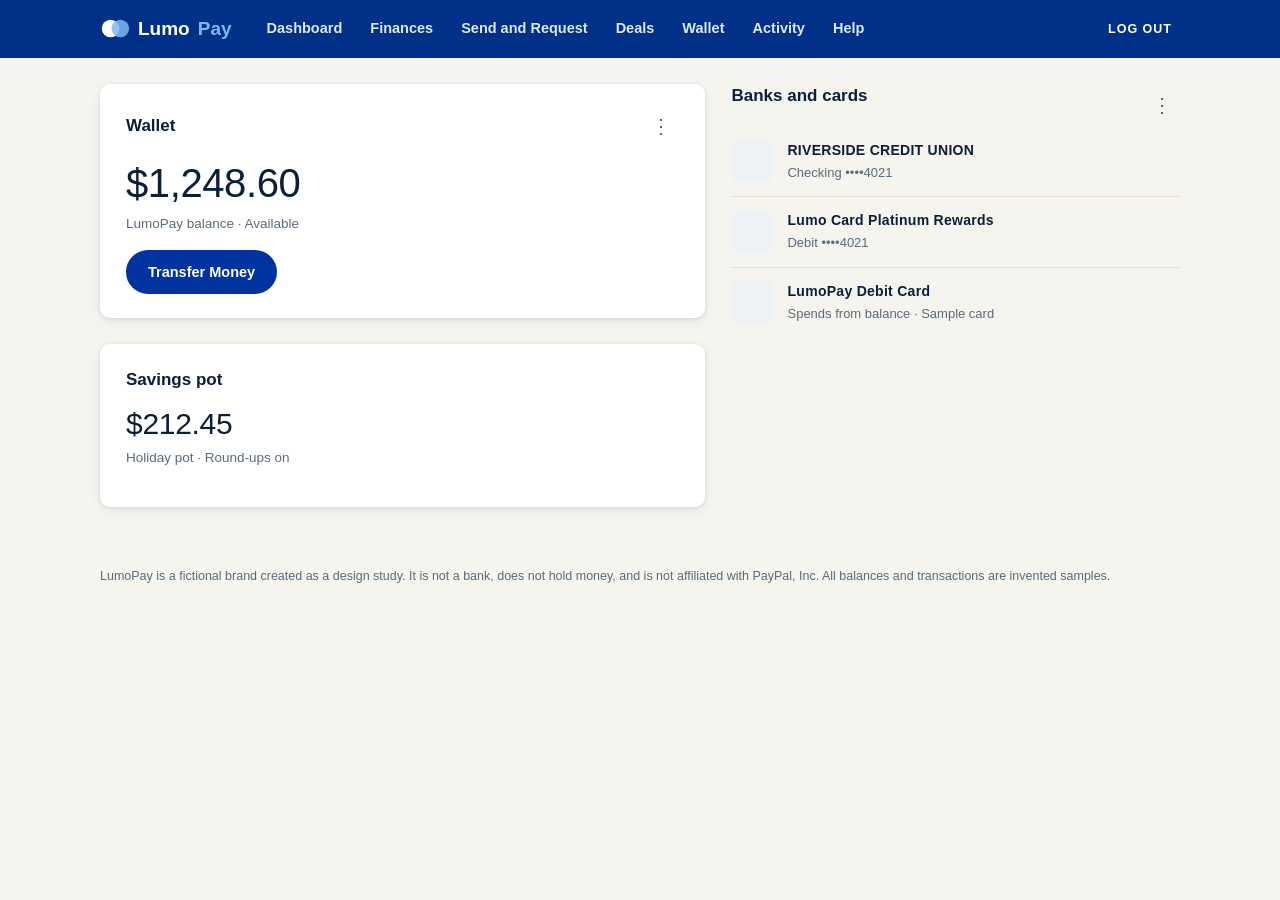
<file: wallet.html>
<!doctype html>
<html lang="en">
<head>
<meta charset="utf-8">
<meta name="viewport" content="width=device-width, initial-scale=1">
<title>Wallet — LumoPay</title>
<meta name="description" content="LumoPay wallet. Fictional wallet, sample data only.">
<link rel="icon" href="favicon.svg" type="image/svg+xml">
<link rel="stylesheet" href="dash.css">
</head>
<body>
<header class="topbar">
  <div class="topbar-in">
    <a class="tbrand" href="dashboard.html" aria-label="LumoPay dashboard">
      <svg width="30" height="23" viewBox="0 0 34 26" aria-hidden="true"><circle cx="12" cy="13" r="10" fill="#ffffff"/><circle cx="23" cy="13" r="10" fill="#7db8f5" fill-opacity=".85"/></svg>
      Lumo<em>Pay</em>
    </a>
    <nav class="tnav" aria-label="Dashboard">
      <a href="dashboard.html">Dashboard</a>
      <a href="activity.html">Finances</a>
      <a href="send.html">Send and Request</a>
      <a href="dashboard.html#deals">Deals</a>
      <a href="wallet.html">Wallet</a>
      <a href="activity.html">Activity</a>
      <a href="index.html#help">Help</a>
    </nav>
    <div class="tright"><a class="exit" href="index.html">LOG OUT</a></div>
  </div>
</header>

<main class="page">
  <div class="grid">
    <div class="col">
      <section class="card" aria-label="Wallet balance">
        <div class="row-head"><h2>Wallet</h2><button class="kebab" aria-label="Wallet options">&#8942;</button></div>
        <p class="bal-amt" data-balance>$1,248.60</p>
        <p class="bal-sub">LumoPay balance &middot; Available</p>
        <button class="pill-btn" type="button">Transfer Money</button>
      </section>
      <section class="card" aria-label="Savings pot">
        <div class="row-head"><h2>Savings pot</h2></div>
        <p class="bal-amt" style="font-size:30px">$212.45</p>
        <p class="bal-sub">Holiday pot &middot; Round-ups on</p>
      </section>
    </div>
    <div class="col">
      <section class="side" aria-label="Banks and cards">
        <div class="row-head"><h2>Banks and cards</h2><button class="kebab" aria-label="Banks and cards options">&#8942;</button></div>
        <div class="bank-row"><span class="bank-ic"></span><span><b>RIVERSIDE CREDIT UNION</b><small>Checking &bull;&bull;&bull;&bull;4021</small></span></div>
        <div class="bank-row"><span class="bank-ic"></span><span><b>Lumo Card Platinum Rewards</b><small>Debit &bull;&bull;&bull;&bull;4021</small></span></div>
        <div class="bank-row"><span class="bank-ic"></span><span><b>LumoPay Debit Card</b><small>Spends from balance &middot; Sample card</small></span></div>
      </section>
    </div>
  </div>
</main>

<footer class="dash">LumoPay is a fictional brand created as a design study. It is not a bank, does not hold money, and is not affiliated with PayPal, Inc. All balances and transactions are invented samples.</footer>
<script src="dash.js"></script>
</body>
</html>
</file>
<file: dash.css>
:root{
  --deep:#003087; --royal:#0033a0; --blue:#0070e0; --navy:#001435;
  --bg:#f6f4ef; --card:#ffffff; --ink:#0b1f3a; --mut:#5a6b7d; --line:#e3e0d8;
  --green:#0a7a43; --shadow:0 1px 4px rgba(0,20,53,.10),0 4px 14px rgba(0,20,53,.05);
}
*{box-sizing:border-box;margin:0;padding:0}
body{font-family:"Helvetica Neue",Helvetica,Arial,sans-serif;background:var(--bg);color:var(--ink);line-height:1.45;-webkit-font-smoothing:antialiased}
a{text-decoration:none;color:var(--deep)}
svg{display:block}
:focus-visible{outline:3px solid #f2b705;outline-offset:2px}

/* Top bar — deep blue, mark left, nav, icons right */
.topbar{background:var(--deep);color:#fff;position:sticky;top:0;z-index:40}
.topbar-in{max-width:1120px;margin:0 auto;padding:0 20px;min-height:58px;display:flex;align-items:center;gap:8px}
.tbrand{display:flex;align-items:center;gap:8px;font-weight:800;font-size:19px;color:#fff;margin-right:14px}
.tbrand em{font-style:normal;color:#7db8f5}
.tnav{display:flex;gap:2px;overflow-x:auto;scrollbar-width:none}
.tnav::-webkit-scrollbar{display:none}
.tnav a{color:#dce9f9;font-size:14.5px;font-weight:600;padding:9px 13px;border-radius:6px;white-space:nowrap}
.tnav a:hover{background:rgba(255,255,255,.12);color:#fff}
.tnav a.active{background:rgba(255,255,255,.16);color:#fff}
.tright{margin-left:auto;display:flex;align-items:center;gap:6px}
.ticon{width:40px;height:40px;display:inline-flex;align-items:center;justify-content:center;border-radius:50%;background:none;border:0;cursor:pointer;color:#fff}
.ticon:hover{background:rgba(255,255,255,.12)}
.exit{color:#fff;font-size:12.5px;font-weight:800;letter-spacing:.08em;padding:10px 8px;white-space:nowrap}


/* Page grid */
.page{max-width:1120px;margin:0 auto;padding:26px 20px 60px}
.grid{display:grid;grid-template-columns:1.35fr 1fr;gap:26px;align-items:start}
.col{display:grid;gap:26px}
.card{background:var(--card);border-radius:10px;box-shadow:var(--shadow);padding:24px 26px}
.card h2,.side h2{font-size:17px;font-weight:700;color:var(--ink)}
.kebab{margin-left:auto;background:none;border:0;font-size:20px;line-height:1;color:var(--mut);cursor:pointer;width:36px;height:36px;border-radius:50%}
.kebab:hover{background:var(--bg)}
.row-head{display:flex;align-items:center}
.bal-amt{font-size:40px;font-weight:400;letter-spacing:-.01em;color:var(--ink);margin-top:10px}
.bal-sub{font-size:13.5px;color:var(--mut);margin:2px 0 16px}
.pill-btn{display:inline-flex;align-items:center;justify-content:center;background:var(--royal);color:#fff;font-weight:700;font-size:14.5px;border:0;border-radius:999px;padding:10px 22px;min-height:44px;cursor:pointer}
.pill-btn:hover{background:var(--deep)}
.pill-btn.light{background:#e8eefb;color:var(--royal)}
.edit-link{background:none;border:0;color:var(--deep);font-weight:700;font-size:13.5px;cursor:pointer;padding:8px 0;margin-left:14px}
.holder{margin-top:18px;padding-top:14px;border-top:1px solid var(--line);font-size:13.5px;color:var(--mut)}
.holder b{color:var(--ink)}

/* Activity */
.act{list-style:none}
.act li{display:flex;gap:14px;align-items:center;padding:15px 0;border-bottom:1px solid var(--line)}
.act li:last-child{border-bottom:0}
.act-ic{width:44px;height:44px;border-radius:50%;flex:none;display:flex;align-items:center;justify-content:center}
.act b{font-size:15px;display:block;color:var(--ink)}
.act small{font-size:13px;color:var(--mut)}
.act .amt{margin-left:auto;font-size:15px;font-weight:600;white-space:nowrap}
.act .amt.in{color:var(--green)}

/* Side sections */
.side h2{margin-bottom:18px}
.again{display:flex;gap:26px}
.again a{display:flex;flex-direction:column;align-items:center;gap:8px;color:var(--ink);font-size:13.5px;width:74px;text-align:center}
.again .circ{width:56px;height:56px;border-radius:50%;background:var(--royal);display:flex;align-items:center;justify-content:center}
.bank-row{display:flex;gap:14px;align-items:center;padding:13px 0;border-bottom:1px solid var(--line)}
.bank-row:last-child{border-bottom:0}
.bank-ic{width:42px;height:42px;border-radius:8px;background:#eef1f5;display:flex;align-items:center;justify-content:center;flex:none}
.bank-row b{font-size:14px;letter-spacing:.02em;display:block}
.bank-row small{font-size:13px;color:var(--mut)}

/* Forms */
.field{margin-bottom:16px}
.field label{display:block;font-size:14px;font-weight:700;margin-bottom:6px}
.field input,.field select{width:100%;min-height:48px;border:1.5px solid #b9c4d0;border-radius:8px;padding:10px 14px;font-size:16px;background:#fff;color:var(--ink)}
.note{font-size:13.5px;color:var(--mut);margin-top:12px}
.ok{background:#e6f4ec;border:1px solid #bfe3cd;color:#075e33;border-radius:8px;padding:12px 16px;font-size:14.5px;margin-bottom:16px}
[hidden]{display:none !important}

footer.dash{max-width:1120px;margin:0 auto;padding:0 20px 36px;font-size:12.5px;color:var(--mut)}

/* ------- Mobile app screen ------- */
.app-shell{max-width:430px;margin:0 auto;background:#f3f1ec;min-height:100vh;position:relative;padding-bottom:96px}
.app-top{display:flex;align-items:center;padding:16px 18px 6px}
.app-top .sp{margin-left:auto;display:flex;gap:8px}
.avatar-c{width:42px;height:42px;border-radius:50%;background:#d8c9f2;display:flex;align-items:center;justify-content:center}
.app-ic{width:40px;height:40px;display:inline-flex;align-items:center;justify-content:center;background:none;border:0;cursor:pointer;color:var(--deep)}
.tiles{display:grid;grid-template-columns:1fr 1fr;gap:14px;padding:12px 18px 4px}
.tile{background:#fff;border-radius:16px;box-shadow:var(--shadow);padding:16px;min-height:172px;display:flex;flex-direction:column}
.tile .t-ic{width:36px;height:36px}
.tile p{font-size:14.5px;color:var(--ink);margin-top:10px}
.tile .t-amt{font-size:25px;font-weight:800;letter-spacing:-.01em}
.tile .t-link{margin-top:auto;color:var(--blue);font-weight:800;font-size:15.5px}
.setup{margin:14px 18px 0;background:#fff;border-radius:14px;box-shadow:var(--shadow);padding:16px 18px;display:flex;align-items:center;gap:14px;color:var(--ink)}
.setup b{font-size:16.5px;display:block}
.setup small{font-size:13.5px;color:var(--mut)}
.setup .arr{margin-left:auto;color:var(--ink)}
.app-h{font-size:19px;font-weight:700;padding:22px 18px 12px}
.again-app{display:flex;gap:22px;padding:0 18px}
.again-app a{display:flex;flex-direction:column;align-items:center;gap:7px;color:var(--ink);font-size:13.5px;width:70px;text-align:center}
.again-app .circ{width:58px;height:58px;border-radius:50%;background:#cfe3fa;display:flex;align-items:center;justify-content:center}
.send-row{display:flex;gap:14px;padding:22px 18px 0}
.send-row a{flex:1;background:var(--royal);color:#fff;font-weight:700;font-size:16.5px;text-align:center;padding:14px 0;border-radius:999px;min-height:52px}
.bottom-nav{position:fixed;bottom:0;left:50%;transform:translateX(-50%);width:100%;max-width:430px;background:#fff;border-top:1px solid var(--line);display:flex;z-index:30}
.bottom-nav a{flex:1;display:flex;flex-direction:column;align-items:center;gap:3px;padding:9px 0 11px;font-size:11.5px;color:var(--mut)}
.bottom-nav a.active{color:var(--royal);font-weight:700}

@media (max-width:860px){
  .grid{grid-template-columns:1fr}
  .tnav a{padding:9px 9px}
  .exit{display:none}
  .bal-amt{font-size:34px}
}
</file>
